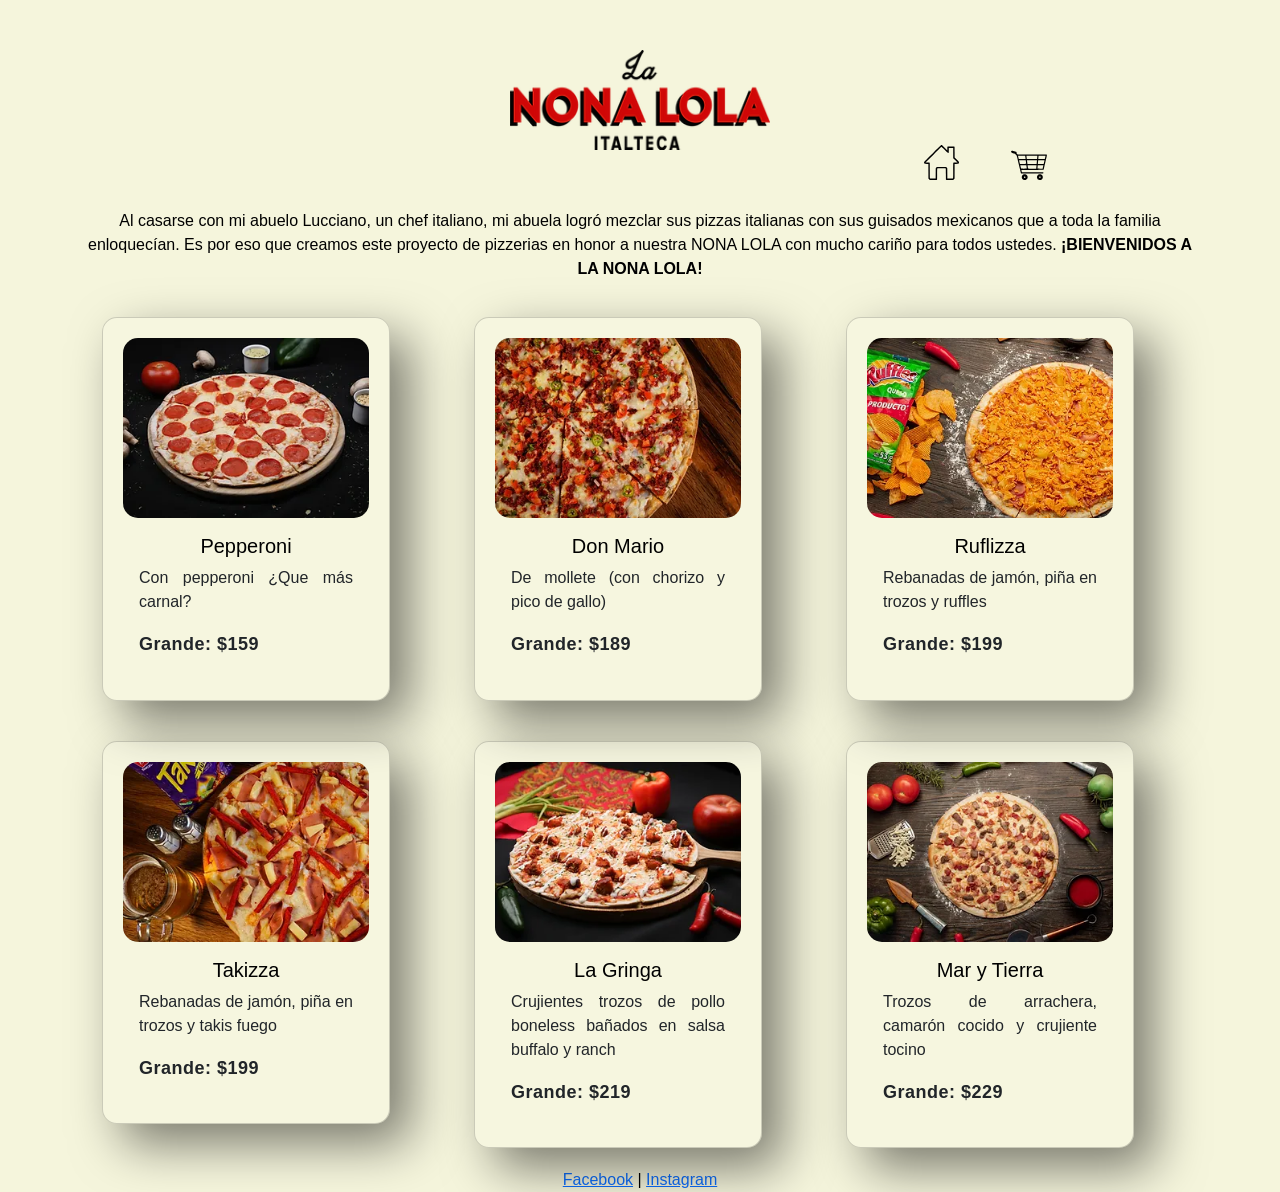
<file: index.html>
<!doctype html>
<html lang="en">
  <head>
    <meta charset="utf-8">
    <meta name="viewport" content="width=device-width, initial-scale=1">
    <title>La Nona Lola</title>
    <link href="https://cdn.jsdelivr.net/npm/bootstrap@5.2.2/dist/css/bootstrap.min.css" rel="stylesheet" integrity="sha384-Zenh87qX5JnK2Jl0vWa8Ck2rdkQ2Bzep5IDxbcnCeuOxjzrPF/et3URy9Bv1WTRi" crossorigin="anonymous">
    <script src="script.js"></script>
    <link rel="stylesheet" href="styles.css">
  </head>
  <body>
    <header>
      <div class="container text-center">
          <div class="row">
            <div class="col">  
            </div>
            <div class="col">
              <img class="formatoimg" src="img/nonalolalogo.webp" alt="La Nona Lola">
            </div>
            <div class="col">
              <ul>
                <li><a class="encabezado" href="index.html"><img width="35px" src="img/inicio.svg" alt="Inicio"></a></li>
                <li><a class="encabezado" href="carrito.html"><img width="40px" src="img/carrito.svg" alt="Carrito"></a></li>
              </ul>
            </div>
          </div>
      </div>
      <br>
    </header>

    <div class="container text-center">
      <div class="row">
        <div class="col">  
          <p>Al casarse con mi abuelo Lucciano, un chef  italiano, mi abuela logró mezclar sus pizzas italianas con sus guisados mexicanos que a toda la familia enloquecían. Es por eso que creamos este proyecto de pizzerias en honor a nuestra NONA LOLA con mucho cariño para todos ustedes. <strong>¡BIENVENIDOS A LA NONA LOLA!</strong></p>
        </div>

      <div class="row">
        <div class="col-4">
          <div class="card-body" style="width: 18rem;">
            <div class="card" style="width: 18rem;">
              <div class="cover__card">
                <img src="img/pepperoni.webp" alt="Pepperoni">
              </div>
              <div class="card-body">
                  <h5 class="card-title encabezado">Pepperoni</h5>  
                  <p>Con pepperoni ¿Que más carnal?</p>  
                  <h3><strong>Grande: $159</strong></h3>                
              </div>      
            </div>
          </div>
        </div>
        <div class="col-4">
          <div class="card-body" style="width: 18rem;">
            <div class="card" style="width: 18rem;">
              <div class="cover__card">
                <img src="img/donmario.webp" alt="Don Mario">
              </div>
              <div class="card-body">
                  <h5 class="card-title encabezado">Don Mario</h5>     
                  <p>De mollete (con chorizo y pico de gallo)</p>  
                  <h3><strong>Grande: $189</strong></h3>             
              </div>       
            </div>
          </div>
        </div>
        <div class="col-4">
          <div class="card-body" style="width: 18rem;">
            <div class="card" style="width: 18rem;">
              <div class="cover__card">
                <img src="img/ruflizza.webp" alt="Ruflizza">
              </div>
              <div class="card-body">
                  <h5 class="card-title encabezado">Ruflizza</h5>
                  <p>Rebanadas de jamón, piña en trozos y ruffles</p>       
                  <h3><strong>Grande: $199</strong></h3>             
              </div>      
            </div>
          </div>
        </div>
      </div>

      <div class="row">
        <div class="col-4">
          <div class="card-body" style="width: 18rem;">
            <div class="card" style="width: 18rem;">
              <div class="cover__card">
                <img src="img/takizza.webp" alt="Takizza">
              </div>
              <div class="card-body">
                  <h5 class="card-title encabezado">Takizza</h5>  
                  <p>Rebanadas de jamón, piña en trozos y takis fuego</p>      
                  <h3><strong>Grande: $199</strong></h3>            
              </div>       
            </div>
          </div>
        </div>
        <div class="col-4">
          <div class="card-body" style="width: 18rem;">
            <div class="card" style="width: 18rem;">
              <div class="cover__card">
                <img src="img/gringa.webp" alt="La Gringa">
              </div>
              <div class="card-body">
                  <h5 class="card-title encabezado">La Gringa</h5>
                  <p>Crujientes trozos de pollo boneless bañados en salsa buffalo y ranch</p>    
                  <h3><strong>Grande: $219</strong></h3>          
              </div>       
            </div>
          </div>
        </div>
        <div class="col-4">
          <div class="card-body" style="width: 18rem;">
            <div class="card" style="width: 18rem;">
              <div class="cover__card">
                <img src="img/marytierra.webp" alt="Mar y Tierra">
              </div>
              <div class="card-body">
                  <h5 class="card-title encabezado">Mar y Tierra</h5>  
                  <p>Trozos de arrachera, camarón cocido y crujiente tocino</p>  
                  <h3><strong>Grande: $229</strong></h3>                
              </div>       
            </div>
          </div>
        </div>
      </div>
    </div>

    <div>
      <footer class="encabezado"><a href="https://www.facebook.com/LaNonaLolaPizzeria">Facebook</a> | <a href="https://www.instagram.com/lanonalolaleon/?hl=es-la">Instagram</a></footer> 
    </div>

    <script src="https://cdn.jsdelivr.net/npm/bootstrap@5.2.2/dist/js/bootstrap.bundle.min.js" integrity="sha384-OERcA2EqjJCMA+/3y+gxIOqMEjwtxJY7qPCqsdltbNJuaOe923+mo//f6V8Qbsw3" crossorigin="anonymous"></script>
    <script src="script.js"></script>
  </body>
</html>
</file>
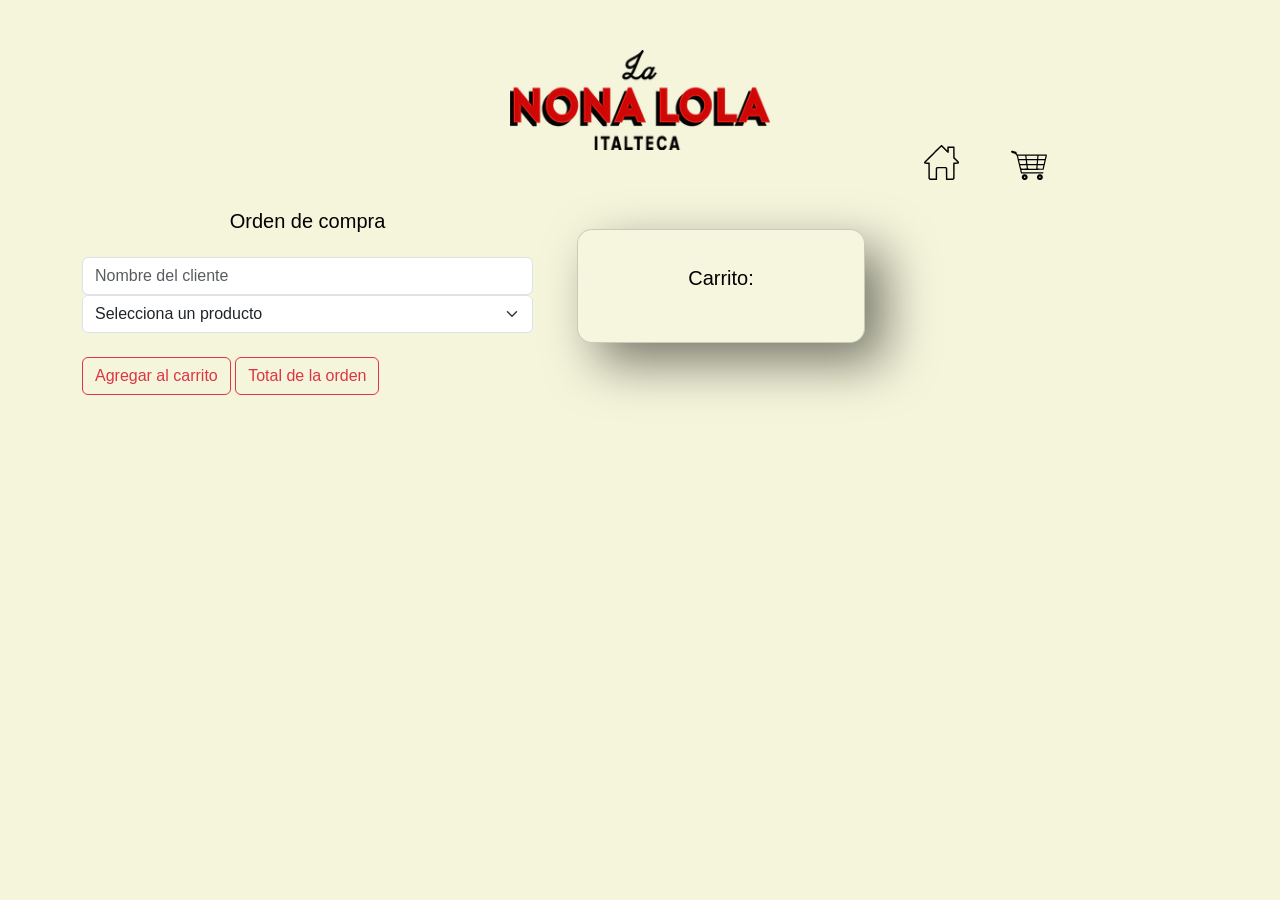
<file: carrito.html>
<!doctype html>
<html lang="en">
  <head>
    <meta charset="utf-8">
    <meta name="viewport" content="width=device-width, initial-scale=1">
    <title>La Nona Lola | Carrito</title>
    <link href="https://cdn.jsdelivr.net/npm/bootstrap@5.2.2/dist/css/bootstrap.min.css" rel="stylesheet" integrity="sha384-Zenh87qX5JnK2Jl0vWa8Ck2rdkQ2Bzep5IDxbcnCeuOxjzrPF/et3URy9Bv1WTRi" crossorigin="anonymous">
    <script src="script.js"></script>
    <link rel="stylesheet" href="styles.css">
  </head>
  <body>
    <header>
      <div class="container text-center">
          <div class="row">
            <div class="col">  
            </div>
            <div class="col">
              <img class="formatoimg" src="img/nonalolalogo.webp" alt="La Nona Lola">
            </div>
            <div class="col">
              <ul>
                <li><a class="encabezado" href="index.html"><img width="35px" src="img/inicio.svg" alt="Inicio"></a></li>
                <li><a class="encabezado" href="carrito.html"><img width="40px" src="img/carrito.svg" alt="Carrito"></a></li>
              </ul>
            </div>
          </div>
      </div>
      <br>
    </header>
    
    <div class="container">
      <div class="row">
        <div class="col-5">
          <h5 class="card-title encabezado">Orden de compra</h5> 
          <br>
          <div>
            <input type="float" id="nomcliente" class="form-control" placeholder="Nombre del cliente" aria-label="Nombre del cliente" aria-describedby="addon-wrapping"> 
            <select id="producto" class="form-select" aria-label="Selecciona un producto" aria-describedby="addon-wrapping">
              <option selected>Selecciona un producto</option>
              <option value=159>Pepperoni $159</option>
              <option value=189>Don Mario $189</option>
              <option value=199>Ruflizza $199</option>
              <option value=199>Takizza $199</option>
              <option value=219>La Gringa $219</option>
              <option value=229>Mar y Tierra $229</option>
            </select>
            <br>
            <button type="button" class="btn btn-outline-danger" onclick="agregarProductos()">Agregar al carrito</button>               
            <button type="button" class="btn btn-outline-danger" onclick="mostrarTotal()" data-bs-toggle="modal" data-bs-target="#modal">Total de la orden</button>               
          </div> 
        </div>
        <div class="col-7">
          <div class="card-body" style="width: 18rem;">
            <div class="card" style="width: 18rem;">
              <div class="card-body">
                  <h5 class="card-title encabezado">Carrito:</h5> 
                  <ul id="carrito" class="list-group my-2">
                  </ul>                                
              </div>       
            </div>
          </div>
        </div>
      </div>
    </div>

    <!-- Modal -->
    <div class="modal fade" id="modal" tabindex="-1" aria-labelledby="exampleModalLabel" aria-hidden="true">
      <div class="modal-dialog">
        <div class="modal-content">
          <div class="modal-header">
            <h1 class="modal-title fs-5" id="exampleModalLabel">Resumen de la orden</h1>
          </div>
          <div class="modal-body">
            <h6 id="resultado"></h6>
            <h6 id="resultado2"></h6>
          </div>
          <div class="modal-footer">
            <button type="button" class="btn btn-outline-danger" data-bs-dismiss="modal">Aceptar</button>
          </div>      
        </div>
      </div>
    </div>
    
    <script src="https://cdn.jsdelivr.net/npm/bootstrap@5.2.2/dist/js/bootstrap.bundle.min.js" integrity="sha384-OERcA2EqjJCMA+/3y+gxIOqMEjwtxJY7qPCqsdltbNJuaOe923+mo//f6V8Qbsw3" crossorigin="anonymous"></script>
    <script src="script.js"></script>
  </body>
</html>
</file>
<file: styles.css>
body{
    background-color: beige;
    color: black;
    font-family:Verdana, 'Geneva', Tahoma, sans-serif; 
    text-align:justify;
}

.encabezado{
    color:black;
    text-decoration: none;
    text-align: center;
    justify-content: center;
}
.encabezado:hover{
    color: red;
    text-decoration: underline wavy;
}

ul{
    list-style-type: none;
}

li{
    float: left;
    margin-left: 50px;
    margin-top: 145px;
}

.card h3{
    font-size: 18px;
    font-weight: 400;
    margin-top: 20px;
    letter-spacing: 0.5px;
}

.formatoimg{
    /* border-radius: 50%; */
    width: 260px;
    height: 100px;
    margin: 8%;
    margin-top: 50px;
}

.card{
    width: 350px;
    margin: 20px; /* afuera */
    padding: 20px; /* adentro */
    box-shadow: 20px 20px 50px rgba(0,0,0,0.5);
    border-radius: 15px;
    background: rgba(255, 255, 255, 0.1);
    /*background-color: #fdedf0;*/
    text-align: justify;
}

.cover__card{
    width: 100%;
    height: 180px;
    border-radius: 15px;
    overflow: hidden;
}

.cover__card img{
    width: 100%;
    height: 180px;
    overflow: hidden;
}
</file>
